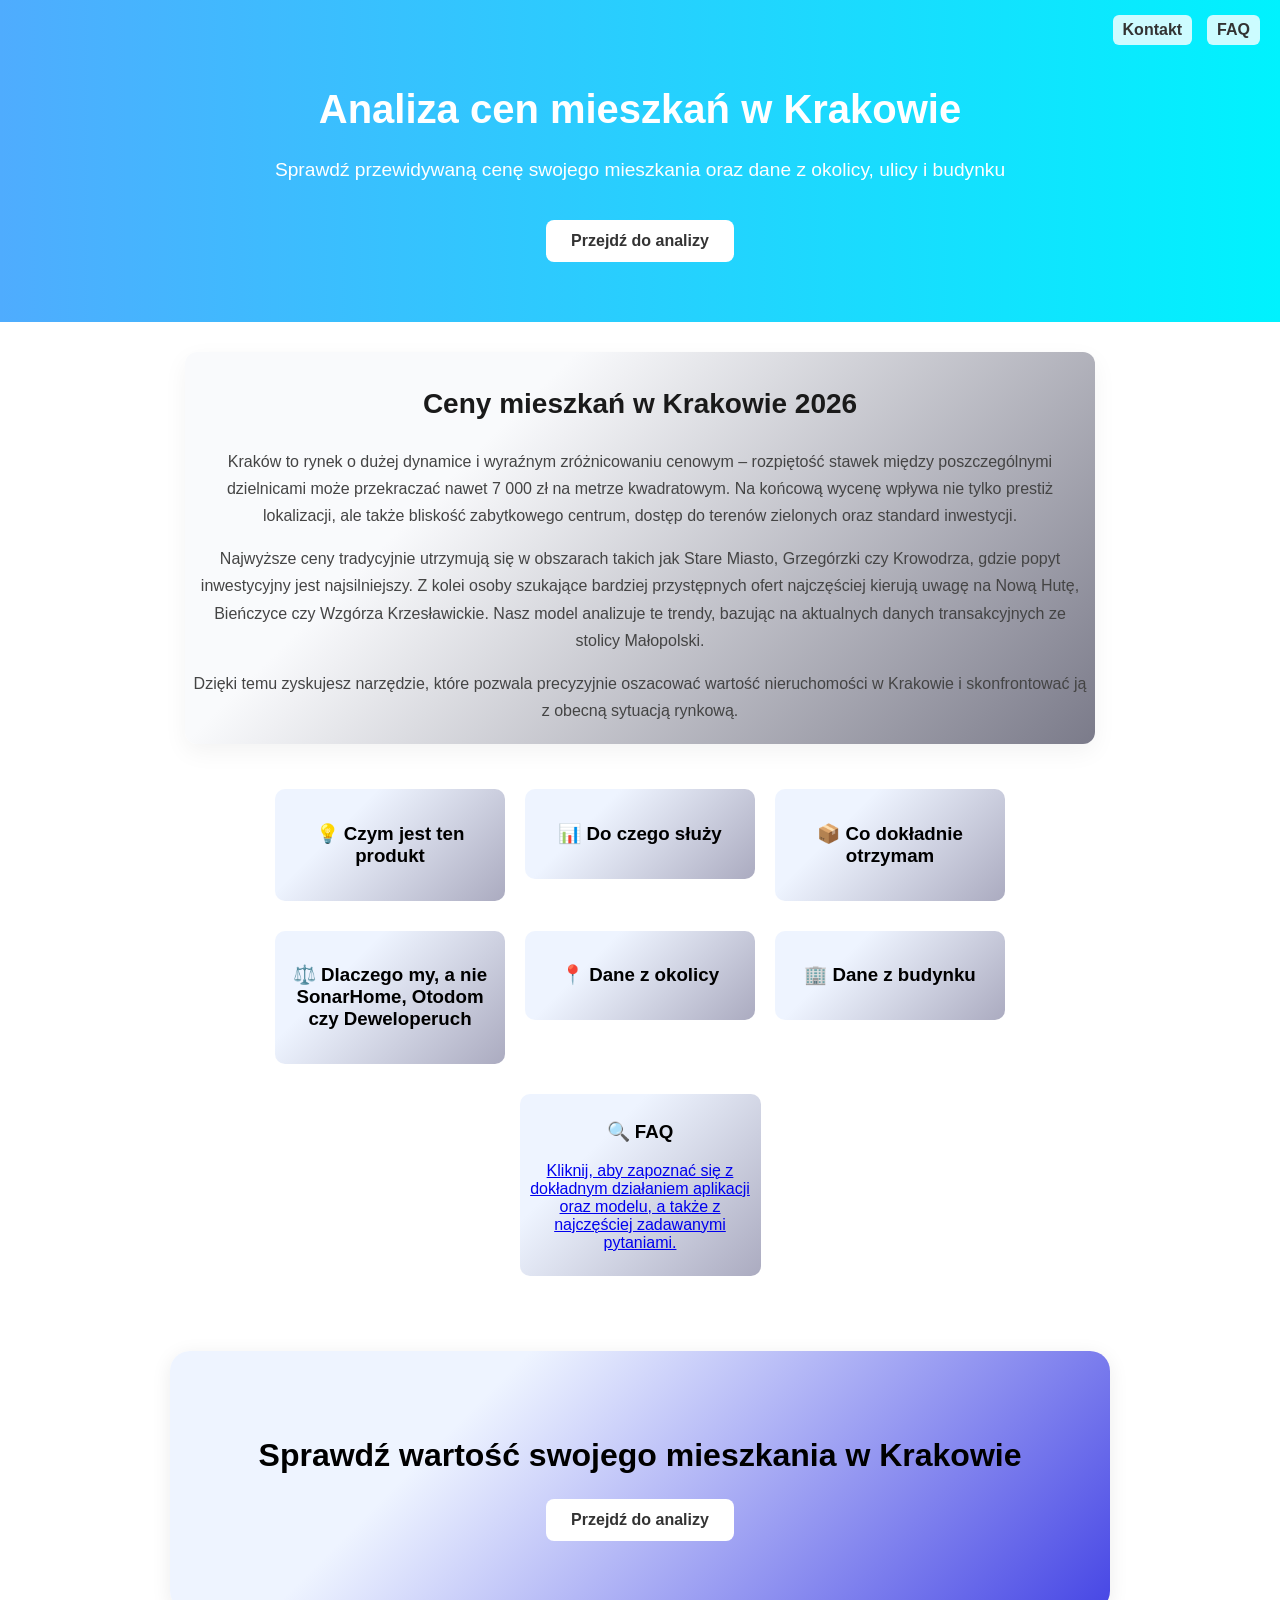
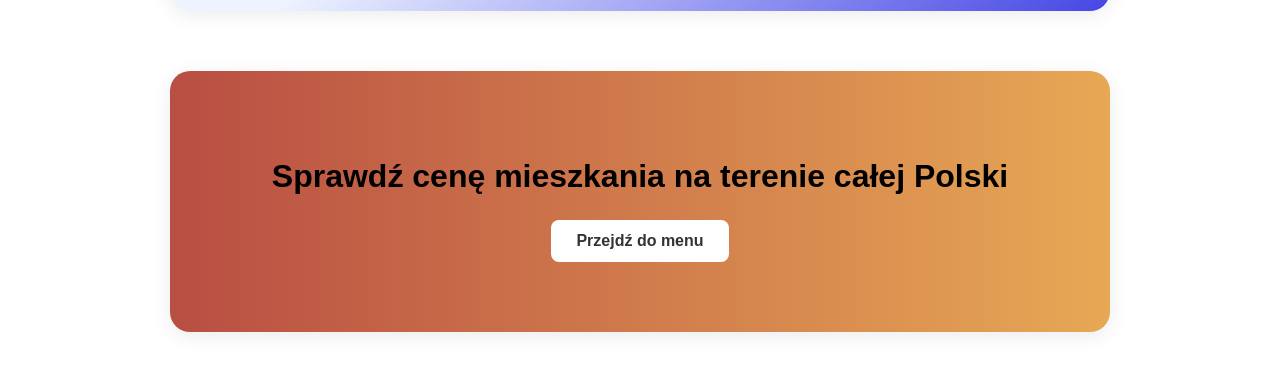
<file: frontend/index.html>
<!DOCTYPE html>
<html>
<head>
    <meta charset="UTF-8">
    <meta name="viewport" content="width=device-width, initial-scale=1.0">
    <meta name="description"
    content="Analiza i predykcja cen mieszkań w Krakowie. Sprawdź realną wartość mieszkania na podstawie danych transakcyjnych, lokalizacji i parametrów nieruchomości." />
    <title>Krakowskie ceny mieszkań - sprawdź wartość online</title>
    <link rel="stylesheet" href="stylee.css">
</head>
<body>

<div class="top-links">
    <a href="kontakt.html">Kontakt</a>
    <a href="FAQ.html">FAQ</a>
</div>


<div class="hero">
    <h1>Analiza cen mieszkań w Krakowie</h1>
    <p>Sprawdź przewidywaną cenę swojego mieszkania oraz dane z okolicy, ulicy i budynku</p>

    <a href="predykcja.html" class="main-btn">Przejdź do analizy</a>
</div>


<section class="seo-text">
    <h2>Ceny mieszkań w Krakowie 2026</h2>
    <p>
        Kraków to rynek o dużej dynamice i wyraźnym zróżnicowaniu cenowym – rozpiętość stawek między poszczególnymi dzielnicami
        może przekraczać nawet 7 000 zł na metrze kwadratowym. Na końcową wycenę wpływa nie tylko prestiż lokalizacji,
        ale także bliskość zabytkowego centrum, dostęp do terenów zielonych oraz standard inwestycji.
    </p>

    <p>
        Najwyższe ceny tradycyjnie utrzymują się w obszarach takich jak Stare Miasto, Grzegórzki czy Krowodrza, gdzie
        popyt inwestycyjny jest najsilniejszy. Z kolei osoby szukające bardziej przystępnych ofert najczęściej kierują
        uwagę na Nową Hutę, Bieńczyce czy Wzgórza Krzesławickie. Nasz model analizuje te trendy, bazując na aktualnych
        danych transakcyjnych ze stolicy Małopolski.
    </p>

    <p>
        Dzięki temu zyskujesz narzędzie, które pozwala precyzyjnie oszacować wartość nieruchomości w Krakowie i
        skonfrontować ją z obecną sytuacją rynkową.
    </p>
</section>



<div class="features">
    <div class="feature-box-faq">
        <h3>💡 Czym jest ten produkt</h3>
        <p class = "answer">To narzędzie, które pozwala oszacować realną wartość mieszkania na podstawie rzeczywistych transakcji uzyskanych z danych Ministerstwa Rozwoju i Technologii.</p>
    </div>



    <div class="feature-box-faq">
        <h3>📊️ Do czego służy</h3>
        <p class = "answer">Narzędzie pomaga ocenić, czy cena mieszkania jest zawyżona, zaniżona czy też adekwatna.
        Może być wykorzystane przy zakupie, sprzedaży lub analizie inwestycji.</p>
    </div>

        <div class="feature-box-faq">
        <h3>📦️ Co dokładnie otrzymam</h3>
        <p class = "answer">Końcowym produktem jest raport zawierający predykcję wartości mieszkania dla wskazanego adresu i parametrów.<br><br>
            Dodatkowo raport zawiera zagregowane dane transakcyjne z najbliższej okolicy.
            Jeśli ulica występuje w bazie – otrzymasz również dane dla ulicy, a jeśli dostępne są dane dla konkretnego adresu – także dla budynku.</p>
    </div>


</div>

<div class="features">
        <div class="feature-box-faq">
        <h3>⚖️ Dlaczego my, a nie SonarHome, Otodom czy Deweloperuch</h3>
        <p class = "answer">Na rynku istnieją różne narzędzia do analizy cen mieszkań, jednak każde z nich ma swoje ograniczenia.
<br><br>
Serwisy takie jak SonarHome oferują wyceny po podaniu danych kontaktowych (np. e-mail i telefon), co często wiąże się z dalszym kontaktem marketingowym oraz nie oferują danych z okolicy.
<br><br>
Portale ogłoszeniowe, takie jak Otodom, prezentują głównie ceny ofertowe, które mogą znacząco odbiegać od rzeczywistych cen transakcyjnych.
<br><br>
Z kolei narzędzia analizujące konkretne adresy, takie jak Deweloperuch, pokazują dane historyczne, ale nie oferują predykcji dopasowanej do parametrów konkretnego mieszkania.
<br><br>
Ten raport łączy wszystkie te elementy – wykorzystuje rzeczywiste dane transakcyjne, które podane są w raporcie i generuje spersonalizowaną predykcję ceny dla wskazanego mieszkania. Dzięki temu otrzymujesz pełniejszy i bardziej realistyczny obraz rynku niż w przypadku pojedynczych narzędzi.
        </p>

    </div>

    <div class="feature-box-faq">
        <h3>📍 Dane z okolicy</h3>
        <p class = "answer">Do predykcji używana jest analiza cen transakcyjnych w promieniu 100m–500m, których zestawienie otrzymasz wraz z estymacją.</p>
    </div>

    <div class="feature-box-faq">

        <h3>🏢 Dane z budynku</h3>
        <p class = "answer">Jeśli pod wskazanym adresem wystąpiły w ciągu ostatnich dwóch lat transakcje, otrzymasz ich zestawienie wraz z estymacją.</p>
    </div>
</div>


<div class="features">
    <div class="feature-box">
        <h3>🔍 FAQ</h3>
        <a href="FAQ.html" class="feature-link">

        <p>
            Kliknij, aby zapoznać się z dokładnym działaniem aplikacji
            oraz modelu, a także z najczęściej zadawanymi pytaniami.
        </p>
    </a>
    </div>




</div>



<div class="cta">
    <h2>Sprawdź wartość swojego mieszkania w Krakowie</h2>

    <a href="predykcja.html" class="main-btn">
        Przejdź do analizy
    </a>


</div>

<div class="cta" style= "background: linear-gradient(to right, #b94e43, #e7a855);">
    <h2>Sprawdź cenę mieszkania na terenie całej Polski</h2>

    <a href="https://polskieceny-pl.onrender.com/" class="main-btn">
        Przejdź do menu
    </a>


</div>


<script>
document.querySelectorAll(".feature-box-faq").forEach(box => {
    box.addEventListener("click", () => {
        box.classList.toggle("active");
    });
});
</script>

</body>
</html>
</file>
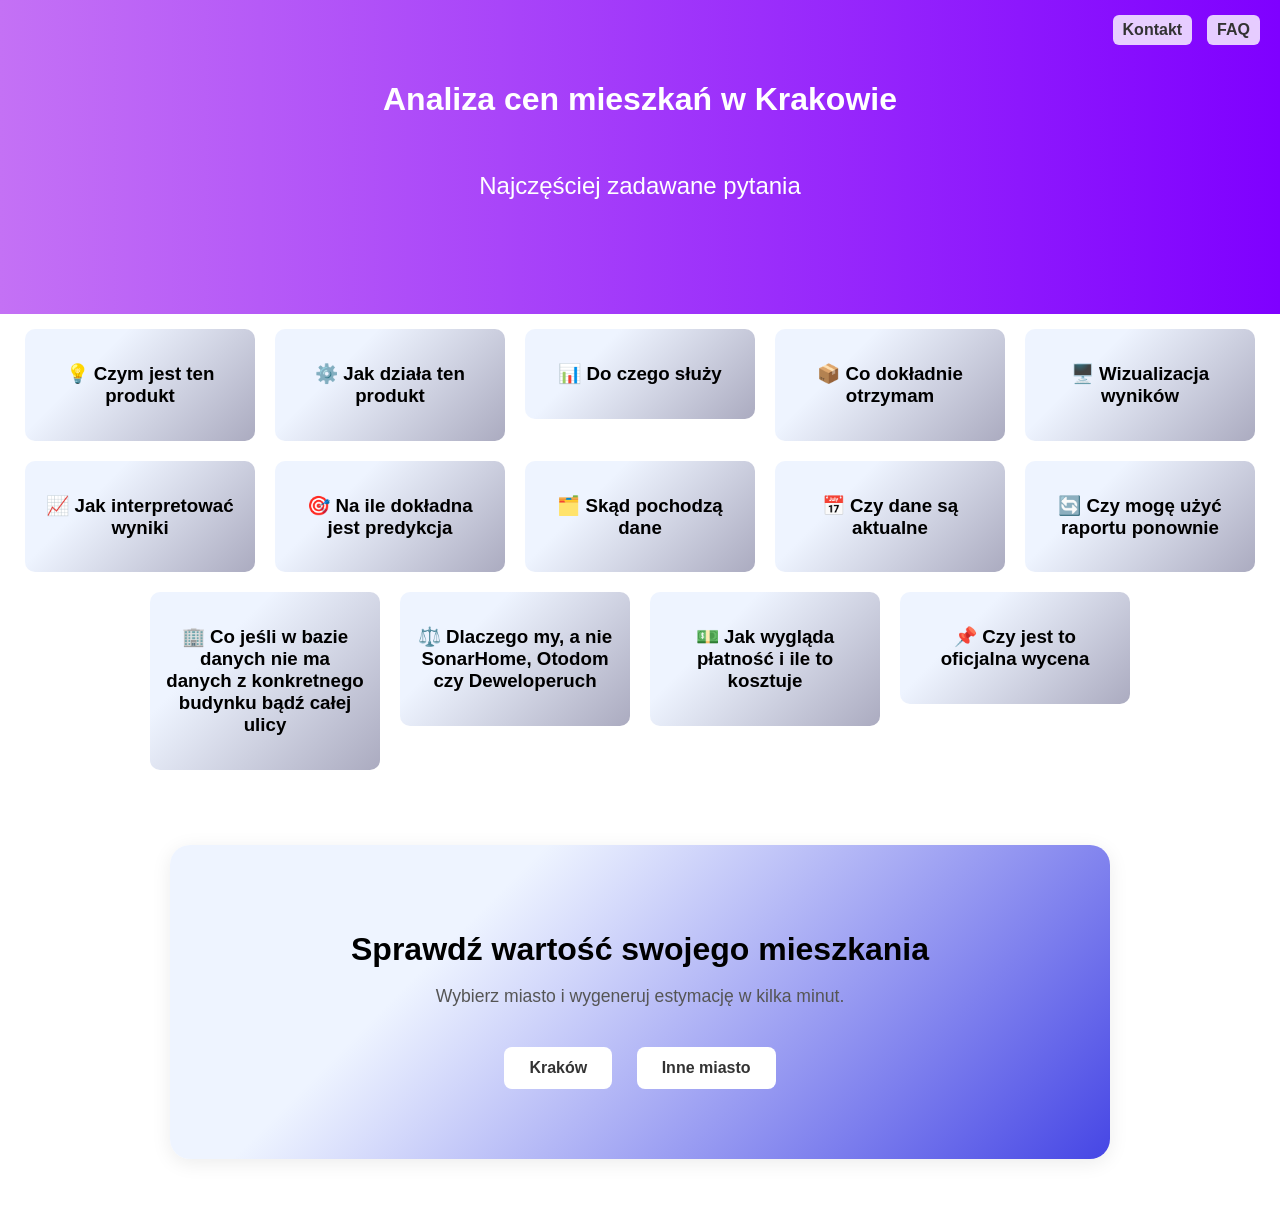
<file: frontend/FAQ.html>
<!DOCTYPE html>
<html lang="en">
<head>
    <meta charset="UTF-8">
    <meta name="viewport" content="width=device-width, initial-scale=1.0">
    <title>FAQ</title>
    <link rel="stylesheet" href="stylee.css">

</head>
<body>

<div class="top-links">
    <a href="kontakt.html">Kontakt</a>
    <a href="FAQ.html">FAQ</a>
</div>


<div class="hero_violet">
    <h1>Analiza cen mieszkań w Krakowie</h1>
    <p>Najczęściej zadawane pytania</p>

</div>
<div class="features">
    <div class="feature-box-faq">
        <h3>💡 Czym jest ten produkt</h3>
        <p class = "answer">To narzędzie, które pozwala oszacować realną wartość mieszkania na podstawie rzeczywistych transakcji uzyskanych z danych Ministerstwa Rozwoju i Technologii.</p>
    </div>


    <div class="feature-box-faq">
        <h3>⚙️ Jak działa ten produkt</h3>
        <p class = "answer">Po podaniu odpowiednich danych, model uczenia maszynowego, oparty na regresji liniowej, przewiduje przybliżoną cenę za metr kwadratowy mieszkania na podstawie 17 000 faktycznych rekordów transakcyjnych. </p>
    </div>

    <div class="feature-box-faq">
        <h3>📊️ Do czego służy</h3>
        <p class = "answer">Narzędzie pomaga ocenić, czy cena mieszkania jest zawyżona, zaniżona czy też adekwatna.
        Może być wykorzystane przy zakupie, sprzedaży lub analizie inwestycji.</p>
    </div>


    <div class="feature-box-faq">
        <h3>📦️ Co dokładnie otrzymam</h3>
        <p class = "answer">Końcowym produktem jest raport zawierający predykcję wartości mieszkania dla wskazanego adresu i parametrów.
Dodatkowo raport zawiera zagregowane dane transakcyjne z najbliższej okolicy.
Jeśli ulica występuje w bazie – otrzymasz również dane dla ulicy, a jeśli dostępne są dane dla konkretnego adresu – także dla budynku.</p>
    </div>


    <div class="feature-box-faq">
        <h3>🖥️  Wizualizacja wyników</h3>
        <a href="wynikidisplay.html" class="feature-link">
            <p class = "answer">Kliknij, aby przejść do wizualizacji otrzymanych wyników</p>
        </a>
    </div>




    <div class="feature-box-faq">
        <h3>📈 Jak interpretować wyniki</h3>
        <p class = "answer">Wynik należy traktować jako realistyczną estymację ceny rynkowej, a nie dokładną wycenę notarialną.
        Najlepiej porównać go z cenami ofert i potraktować jako punkt odniesienia przy negocjacjach.</p>
    </div>




    <div class="feature-box-faq">
        <h3>🎯 Na ile dokładna jest predykcja</h3>
        <p class="answer">
            Średni błąd przewidywania wynosi około 7%.
            Oznacza to, że dla większości mieszkań model trafia bardzo blisko realnej ceny rynkowej.
            <br><br>
            Dokładność zależy jednak od dostępności danych – w lokalizacjach z dużą liczbą transakcji
            (np. popularne dzielnice) wyniki są bardziej precyzyjne.
            <br><br>
            W przypadku rzadkich adresów lub nietypowych mieszkań (np. bardzo duży metraż,
            wysoki standard, unikalna lokalizacja), odchylenie może być większe.
            <br><br>
            Raport najlepiej traktować jako solidny punkt odniesienia do oceny,
            czy dana oferta jest zawyżona lub atrakcyjna.
        </p>
    </div>

    <div class="feature-box-faq">
        <h3>🗂️ Skąd pochodzą dane</h3>
        <p class = "answer">Dane pochodzą z rejestru cen nieruchomości publikowanego przez Ministerstwo Rozwoju i Technologii (geoportal.gov.pl).
Są to oficjalne ceny transakcyjne zawarte w aktach notarialnych.</p>
    </div>



    <div class="feature-box-faq">
        <h3>📅 Czy dane są aktualne</h3>
        <p class = "answer">Dane obejmują lata 2024–obecnie i są reprezentatywne dla aktualnych warunków rynkowych.</p>
    </div>

    <div class="feature-box-faq">

        <h3>🔄 Czy mogę użyć raportu ponownie</h3>
        <p class = "answer">Po zakupie raport będzie dostępny na stronie przez godzinę od kliknięcia w "wygeneruj wyniki". Dokument ZIP z gotowymi do pobrania plikami przedstawiającymi całość raportu i danych można w tym czasie pobierać dowolnie, a pobrane pliki będą już na zawsze do Państwa dyspozycji.</p>
    </div>

    <div class="feature-box-faq">
        <h3>🏢 Co jeśli w bazie danych nie ma danych z konkretnego budynku bądź całej ulicy</h3>
        <p class = "answer">W przypadku braku budynku, raport generowany jest w głównej mierze w oparciu o dane transakcyjne ze wskazanej ulicy i najbliższej okolicy.
        <br><br>
            W przypadku braku jakichkolwiek danych ze wskazanej ulicy, raport generwoany jest w oparciu o najbliższą okolicę.
        </p>
    </div>


    <div class="feature-box-faq">
        <h3>⚖️ Dlaczego my, a nie SonarHome, Otodom czy Deweloperuch</h3>
        <p class = "answer">Na rynku istnieją różne narzędzia do analizy cen mieszkań, jednak każde z nich ma swoje ograniczenia.
<br><br>
Serwisy takie jak SonarHome oferują wyceny po podaniu danych kontaktowych (np. e-mail i telefon), co często wiąże się z dalszym kontaktem marketingowym oraz nie oferują danych z okolicy.
<br><br>
Portale ogłoszeniowe, takie jak Otodom, prezentują głównie ceny ofertowe, które mogą znacząco odbiegać od rzeczywistych cen transakcyjnych.
<br><br>
Z kolei narzędzia analizujące konkretne adresy, takie jak Deweloperuch, pokazują dane historyczne, ale nie oferują predykcji dopasowanej do parametrów konkretnego mieszkania.
<br><br>
Ten raport łączy wszystkie te elementy – wykorzystuje rzeczywiste dane transakcyjne, które podane są w raporcie i generuje spersonalizowaną predykcję ceny dla wskazanego mieszkania. Dzięki temu otrzymujesz pełniejszy i bardziej realistyczny obraz rynku niż w przypadku pojedynczych narzędzi.
        </p>

    </div>



    <div class="feature-box-faq">
        <h3>💵 Jak wygląda płatność i ile to kosztuje</h3>
        <p class = "answer">Płatność odbywa się online za pomocą bezpiecznego systemu Stripe. Po wprowadzeniu danych mieszkania zostaniesz przekierowany do formularza płatności, gdzie możesz zapłacić kartą.
            <br><br>
            Koszt raportu to 5 zł – jest to jednorazowa opłata za wygenerowanie pełnego raportu dla wybranego mieszkania. Po opłaceniu natychmiast uzyskujesz dostęp do wyników.
            <br><br>
            Nie wymagamy zakładania konta ani podawania dodatkowych danych kontaktowych – płacisz tylko za konkretny raport i od razu go otrzymujesz. </p>
    </div>

    <div class="feature-box-faq">
        <h3>📌 Czy jest to oficjalna wycena</h3>
        <p class = "answer">Nie – raport ma charakter informacyjny i nie zastępuje wyceny rzeczoznawcy majątkowego.</p>
    </div>


</div>

<div class="cta">
    <h2>Sprawdź wartość swojego mieszkania</h2>
    <p>Wybierz miasto i wygeneruj estymację w kilka minut.</p>

    <a href="https://krakowskieceny-pl.onrender.com/" class="main-btn">
        Kraków
    </a>

    <a href="https://polskieceny-pl.onrender.com" class="main-btn">
        Inne miasto
    </a>
</div>


<script>
document.querySelectorAll(".feature-box-faq").forEach(box => {
    box.addEventListener("click", () => {
        box.classList.toggle("active");
    });
});
</script>

</body>
</html>
</file>
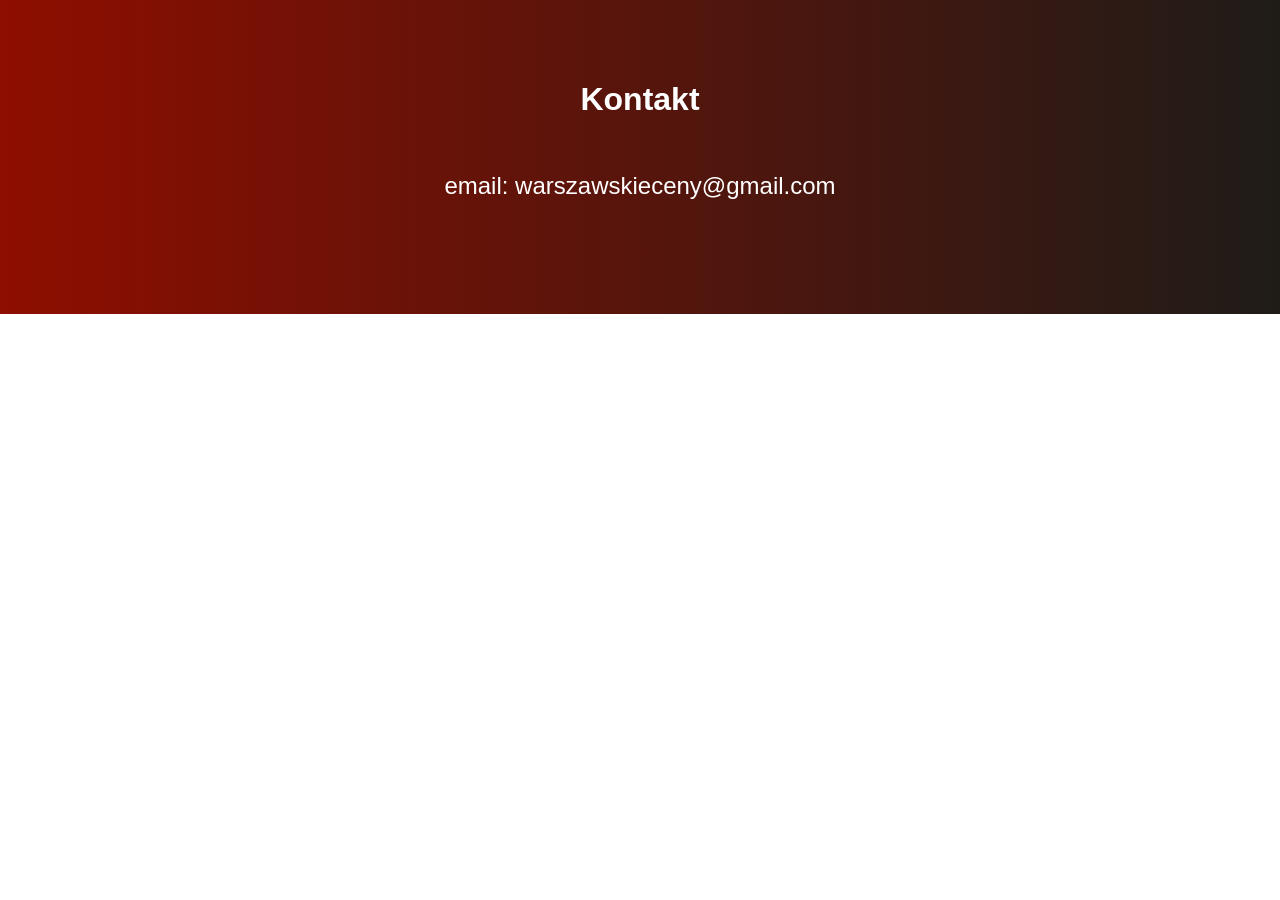
<file: frontend/kontakt.html>
<!DOCTYPE html>
<html lang="en">
<head>
    <meta charset="UTF-8">
    <meta name="viewport" content="width=device-width, initial-scale=1.0">
    <title>Title</title>
    <link rel="stylesheet" href="stylee.css">

</head>
<body>
<div class="hero_violet" style= "background: linear-gradient(to right, #8e0e00, #1f1c18);">
    <h1>Kontakt</h1>
    <p>email: warszawskieceny@gmail.com</p>

</div>
</body>
</html>
</file>
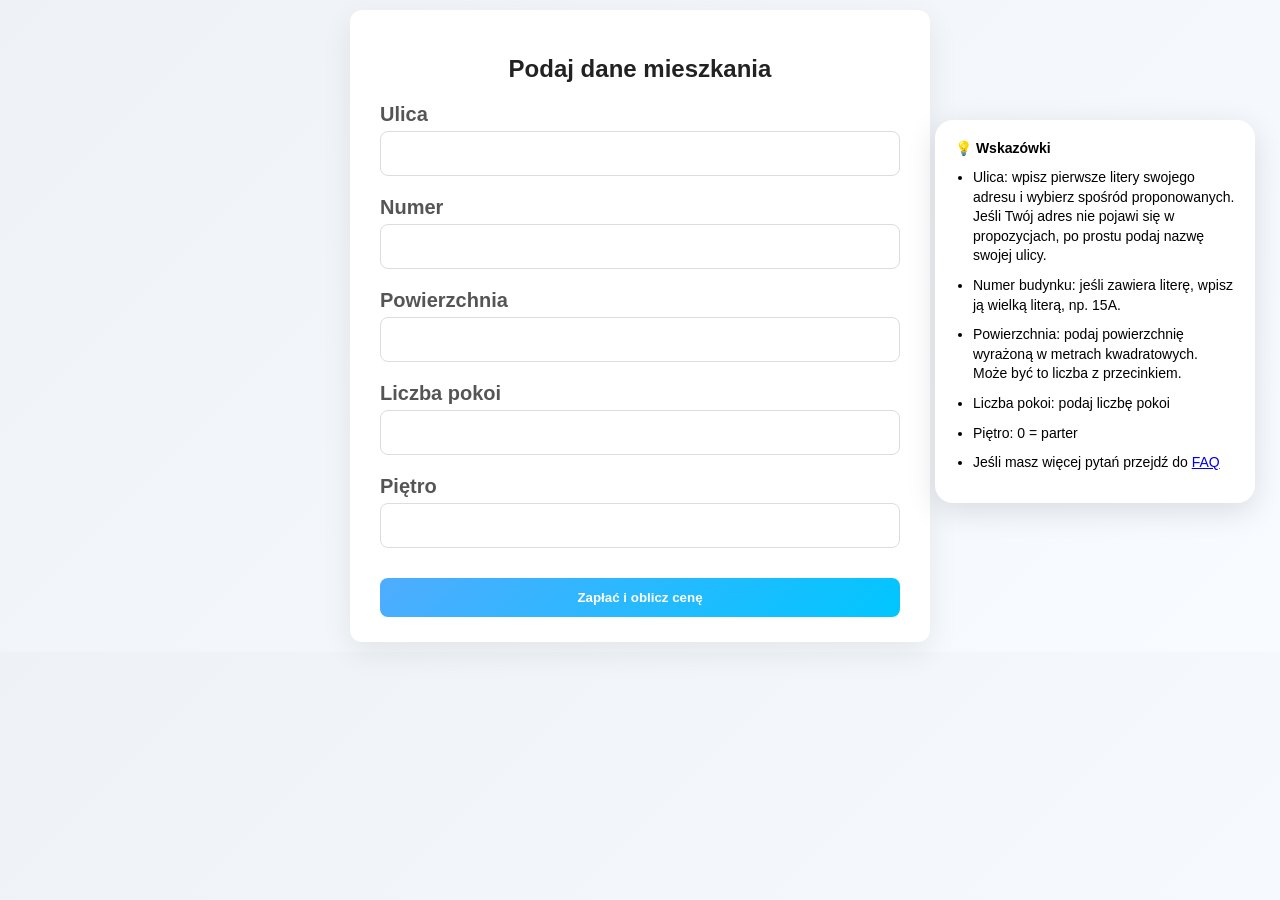
<file: frontend/predykcja.html>
<!DOCTYPE html>
<html>
<head>
    <meta charset="UTF-8">
    <title>Analiza mieszkań</title>
    <link rel="stylesheet" href="style.css">
    <meta name="viewport" content="width=device-width, initial-scale=1.0">

</head>
<body>

<div class="form-box">
    <h2>Podaj dane mieszkania</h2>

    <div class="form-row">
        <label>Ulica</label>
        <input id="Street" type="text" list="street-list">
        <datalist id="street-list"></datalist>
    </div>

    <div class="form-row">
        <label>Numer</label>
        <input id="Number" type="text">
    </div>

    <div class="form-row">
        <label>Powierzchnia</label>
        <input id="Area_m2" type="number">
    </div>

    <div class="form-row">
        <label>Liczba pokoi</label>
        <input id="Rooms" type="number">
    </div>

    <div class="form-row">
        <label>Piętro</label>
        <input id="Floor" type="number">
    </div>

    <button onclick="payAndRedirect()">Zapłać i oblicz cenę</button>
</div>

<script>
let streets = [];

fetch("unique_streets.csv")
  .then(r => r.text())
  .then(t => streets = t.trim().split("\n"));

const input = document.getElementById("Street");
const datalist = document.getElementById("street-list");

input.addEventListener("input", () => {
    datalist.innerHTML = "";

    const fullVal = input.value.toLowerCase().trim();
    const val = fullVal.split(/\s+/).pop();

    if (!val) return;

    streets.forEach(s => {
        const words = s.toLowerCase().split(/\s+/);

        if (words.some(w => w.startsWith(val))) {
            const opt = document.createElement("option");
            opt.value = s;
            datalist.appendChild(opt);
        }
    });
});
async function payAndRedirect() {
    const data = {
        ulica: document.getElementById("Street").value.toUpperCase(),
        numer: document.getElementById("Number").value.toUpperCase(),
        powierzchnia: Number(document.getElementById("Area_m2").value),
        liczba_pokoi: Number(document.getElementById("Rooms").value),
        pietro: Number(document.getElementById("Floor").value)
    };

    const res = await fetch("https://krakowskieceny-plapp.onrender.com/create-checkout-session", {
        method: "POST",
        headers: {"Content-Type": "application/json"},
        body: JSON.stringify(data)
    });

    const json = await res.json();

    localStorage.setItem("formData", JSON.stringify(data));

    window.location = json.url;
}
</script>

<div class="help-bubble">
  <h4>💡 Wskazówki</h4>
  <ul>
    <li>Ulica: wpisz pierwsze litery swojego adresu i wybierz spośród proponowanych. Jeśli Twój adres nie pojawi się w propozycjach, po prostu podaj nazwę swojej ulicy.</li>
    <li>Numer budynku: jeśli zawiera literę, wpisz ją wielką literą, np. 15A.</li>
      <li>Powierzchnia: podaj powierzchnię wyrażoną w metrach kwadratowych. Może być to liczba z przecinkiem.</li>
    <li>Liczba pokoi: podaj liczbę pokoi</li>
    <li>Piętro: 0 = parter</li>
    <li>Jeśli masz więcej pytań przejdź do
        <a href="FAQ.html" class="feature-link">
            FAQ
        </a></li>

  </ul>
</div>

</body>
</html>
</file>
<file: frontend/stylee.css>
body {
    margin: 0;
    font-family: Arial;
    text-align: center;
}


.top-links {
    position: fixed;
    top: 15px;
    right: 20px;
    display: flex;
    gap: 15px;
    z-index: 999;
}

.top-links a {
    text-decoration: none;
    color: #333;
    font-weight: 600;
    background: rgba(255,255,255,0.8);
    padding: 6px 10px;
    border-radius: 6px;
}

.top-links a:hover {
    background: #fff;
}



/* HERO */
.hero {
    background: linear-gradient(to right, #4facfe, #00f2fe);
    color: white;
    padding: 60px 20px;
}

.hero_violet {
    background: linear-gradient(to right, #c471f5, #7f00ff);
    color: white;
    padding: 60px 20px;
}

.hero h1 {
    font-size: 2.5rem;
}

.hero p {
    font-size: 1.2rem;
}

.hero_violet p {
    padding: 30px;
    font-size: 1.5rem;
}



/* BUTTON */
.main-btn {
    display: inline-block;
    margin-top: 20px;
    padding: 12px 25px;
    background: white;
    color: #333;
    text-decoration: none;
    border-radius: 8px;
    font-weight: bold;
}

/* FEATURES */
.features {
    display: flex;
    justify-content: center;
    gap: 20px;
    padding: 15px;
    flex-wrap: wrap; /* 🔥 ważne */
    align-items: flex-start;
}

.feature-box {
    width: 225px;
    padding: 8px;
    border-radius: 10px;
    background: linear-gradient(
    135deg,
    #eef4ff 30%,
        #ababc0 100%

);
}




.feature-box-faq {
    width: 200px;
    padding: 15px;
    border-radius: 10px;
    background: linear-gradient(
        135deg,
        #eef4ff 30%,
        #ababc0 100%

    );
    cursor: pointer;

}

.answer {
    display: none;
    margin-top: 10px;
}

.feature-box-faq.active .answer {
    display: block;
}

.seo-text {
    max-width: 900px;
    margin: 30px auto;
    padding: 5px;
    background: linear-gradient(
    135deg,
    #f9fafc 30%,
    #7b7b8a 100%


);
    border-radius: 12px;
    box-shadow: 0 8px 25px rgba(0,0,0,0.05);
    line-height: 1.7;

}

.seo-text h2 {
    font-size: 28px;
    margin-bottom: 20px;
    color: #1a1a1a;
}

.seo-text p {
    font-size: 16px;
    color: #444;
    margin-bottom: 15px;
}

.seo-text strong {
    color: #000;
}

.cta {
    text-align: center;
    padding: 60px 20px;
    margin: 60px auto;
    max-width: 900px;
    border-radius: 20px;
    background: linear-gradient(
    135deg,
    #eef4ff 30%,
    #4646e5 100%

);
    box-shadow: 0 4px 20px rgba(0,0,0,0.08);
}

.cta h2 {
    font-size: 2rem;
    margin-bottom: 15px;
}

.cta p {
    font-size: 1.1rem;
    color: #555;
    margin-bottom: 30px;
}

.cta .main-btn {
    display: inline-block;
    margin: 10px;
}


/* 📱 MOBILE */
@media (max-width: 768px) {

    /* TOP LINKS */
    .top-links {
        top: 10px;
        right: 10px;
        gap: 8px;
        flex-direction: column;
        align-items: flex-end;
    }

    .top-links a {
        font-size: 13px;
        padding: 5px 8px;
    }

    /* HERO */
    .hero {
        padding: 50px 15px;
    }

    .hero h1 {
        font-size: 1.6rem;
        line-height: 1.3;
    }

    .hero p {
        font-size: 0.95rem;
    }


    .hero_violet {
    padding: 50px 15px;
}

.hero_violet p {
    font-size: 1rem;
    padding: 15px 0;
}

    /* BUTTON */
    .main-btn {
        display: block;
        width: 100%;
        max-width: 280px;
        margin: 10px auto;
    }

    /* FEATURES */
    .features {
        flex-direction: column;
        align-items: center;
        gap: 15px;
    }

    .feature-box,
    .feature-box-faq {
        width: 90%;
        max-width: 350px;
    }

    /* SEO TEXT */
    .seo-text {
        margin: 20px 10px;
        padding: 15px;
    }

    .seo-text h2 {
        font-size: 20px;
    }

    .seo-text p {
        font-size: 14px;
    }

    /* CTA */
    .cta {
        padding: 40px 15px;
        margin: 30px 10px;
    }

    .cta h2 {
        font-size: 1.5rem;
    }

    .cta p {
        font-size: 1rem;
    }
}

@media (min-width: 769px) and (max-width: 1024px) {

    /* HERO */
    .hero h1 {
        font-size: 2rem;
    }

    .hero p {
        font-size: 1.1rem;
    }
    .hero_violet {
    padding: 50px 15px;
}

.hero_violet p {
    font-size: 1rem;
    padding: 15px 0;
}

    /* FEATURES */
    .features {
        flex-wrap: wrap;
        gap: 15px;
    }

    .feature-box,
    .feature-box-faq {
        width: 45%;
    }

    /* BUTTON */
    .main-btn {
        margin: 10px 8px;
    }

    /* SEO TEXT */
    .seo-text {
        margin: 30px 20px;
        padding: 25px;
    }

    /* CTA */
    .cta {
        padding: 50px 20px;
    }
}
</file>
<file: frontend/style.css>
.bar {
    width: 100%;
    height: 10px;
    background: #e0e0e0;
    border-radius: 5px;
    overflow: hidden;
    margin-top: 10px;
}

.progress {
    width: 0%;
    height: 100%;
    background: #4caf50;
    transition: width 0.3s ease;
}

.help-bubble{
 position: fixed;
 right: 25px;
 top: 120px;
 width: 280px;
 background: white;
 padding:20px;
 border-radius:18px;
 box-shadow:0 8px 30px rgba(0,0,0,.12);
 z-index:999;
 font-size:14px;
}

.help-bubble h4{
 margin-top:0;
 margin-bottom:12px;
}

.help-bubble ul{
 padding-left:18px;
 margin:0;
}

.help-bubble li{
 margin-bottom:10px;
 line-height:1.4;
}


body {
    font-family: 'Inter', sans-serif;
    background: linear-gradient(135deg, #eef2f7, #f8fbff);
    margin: 0;
    padding: 0;
    font-size: 16px; /* większy tekst globalnie */

}

/* ===== FORM ===== */
.form-box {
    width: 520px;
    margin: 10px auto;
    padding: 25px 30px;
    border-radius: 12px;
    background: white;
    box-shadow: 0 10px 30px rgba(0,0,0,0.08);
    text-align: center;

}

.form-box h2 {
    margin-bottom: 20px;
    color: #222;
}

.form-row {
    display: flex;
    flex-direction: column;
    text-align: left;
    margin-bottom: 20px;
}

.form-row label {
    font-size: 20px;
    font-weight: 600;
    margin-bottom: 5px;
    color: #555;
}

.form-row input {
    padding: 10px;
    border-radius: 8px;
    border: 1px solid #ddd;
    transition: 0.2s;
    font-size: 20px;
}

.form-row input:focus {
    border-color: #4facfe;
    outline: none;
    box-shadow: 0 0 0 2px rgba(79,172,254,0.2);
}

/* ===== BUTTONS ===== */
button {
    width: 100%;
    padding: 12px;
    margin-top: 10px;
    border-radius: 8px;
    border: none;
    background: linear-gradient(135deg, #4facfe, #00c6ff);
    color: white;
    font-weight: 600;
    cursor: pointer;
    transition: 0.2s;
}

button:hover {
    transform: translateY(-1px);
    box-shadow: 0 5px 15px rgba(0,0,0,0.1);
}

#downloadBtn {
    background: linear-gradient(135deg, #43e97b, #38f9d7);
}

/* ===== TABLES ===== */
#tables {

    max-width: 1700px;
    margin: 40px auto;
}

table {

    border-collapse: collapse;
    width: 100%;
    margin-bottom: 30px;
    background: white;
    border-radius: 10px;
    overflow: hidden;
    box-shadow: 0 5px 20px rgba(0,0,0,0.05);

}

caption {
    text-align: left;
    padding: 12px;
    font-weight: 600;
    font-size: 16px;
    color: #333;
    border-bottom: 1px solid #eee;
}

th, td {
    padding: 14px 14px;
    font-size: 16px;
    border-bottom: 1px solid #f0f0f0;
    border: 1px solid #ccc;



}

th {
    background-color: #f7f9fc;
    font-weight: 600;
    color: #444;


}

tr:hover {
    background-color: #f9fbff;

}



.main-btn {
    display: inline-block; /* Dzięki temu przycisk dopasowuje się do tekstu */
    padding: 8px 16px;     /* Wewnętrzne marginesy tworzą kształt prostokąta */
    background: linear-gradient(135deg, #4facfe, #00c6ff);
    color: white;
    text-decoration: none; /* Usuwa podkreślenie linku */
    border-radius: 6px;    /* Delikatne zaokrąglenie rogów */
    font-weight: 500;
    font-size: 14px;
    transition: 0.2s;
    border: none;
    cursor: pointer;
}

.main-btn:hover {
    filter: brightness(1.1); /* Delikatne rozjaśnienie po najechaniu */
    transform: translateY(-1px);
    box-shadow: 0 4px 8px rgba(0,150,255,0.2);
}




/* ===== RESPONSIVE ===== */
@media (max-width: 768px) {
      .help-bubble{
          display:none;
      }

    body {
        font-size: 14px;
    }

    .form-box {
        width: 95%;
        padding: 15px;
    }

    .form-row label {
        font-size: 16px;
    }

    .form-row input {
        font-size: 16px;
        padding: 10px;
    }

    button {
        font-size: 16px;
        padding: 12px;
    }

    table {
        font-size: 12px;
        display: block;
        overflow-x: auto; /* 🔥 ważne */
        white-space: nowrap;
    }

    th, td {
        padding: 8px;
    }
}
</file>
